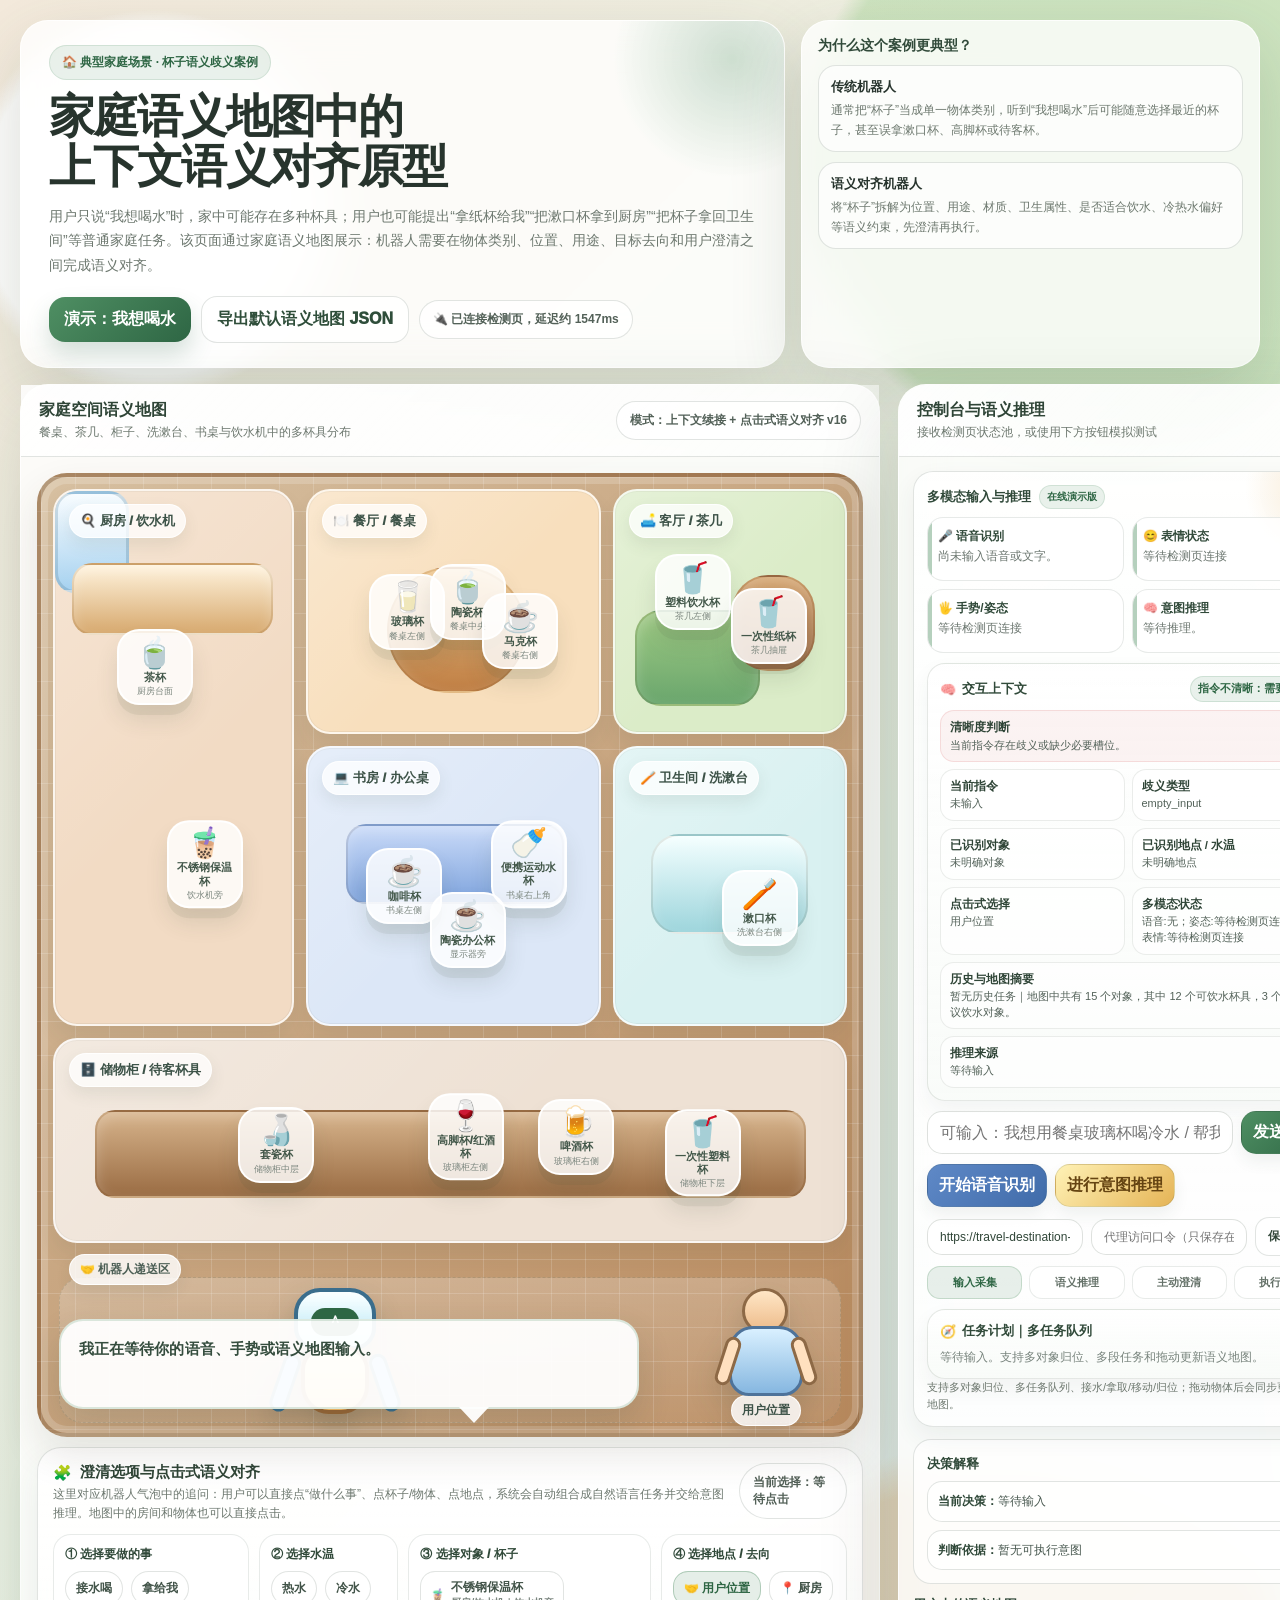
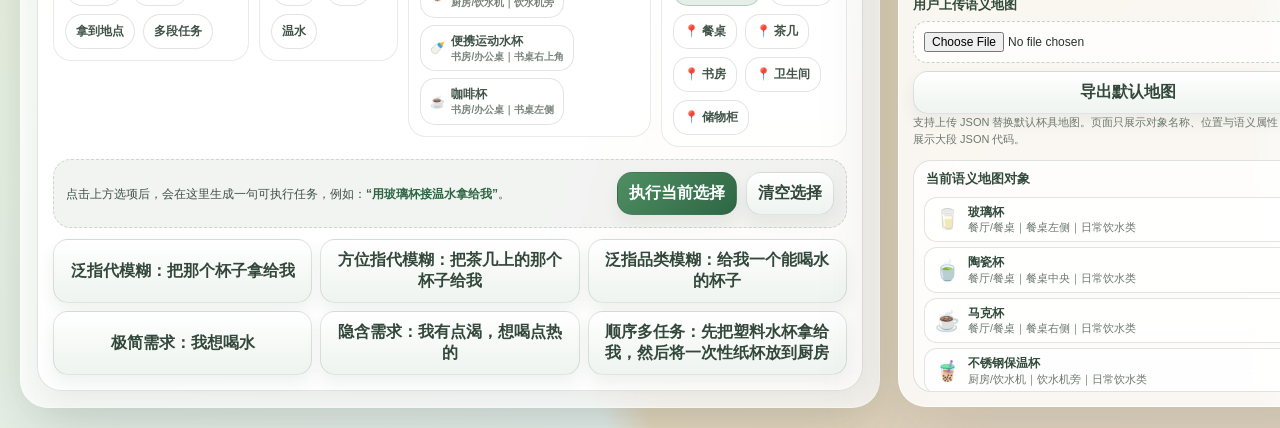
<file: semantic_home_scene.html>
<!DOCTYPE html>
<html lang="zh-CN">
<head>
<meta charset="UTF-8" />
<meta name="viewport" content="width=device-width, initial-scale=1.0" />
<title>家庭语义地图虚拟交互场景 v17-clean</title>
<link rel="stylesheet" href="styles/base.css" />
<link rel="stylesheet" href="styles/scene.css" />

</head>
<body>
<div class="page">
  <section class="topbar">
    <div class="hero">
      <div class="kicker">🏠 典型家庭场景 · 杯子语义歧义案例</div>
      <h1>家庭语义地图中的<br/>上下文语义对齐原型</h1>
      <p>用户只说“我想喝水”时，家中可能存在多种杯具；用户也可能提出“拿纸杯给我”“把漱口杯拿到厨房”“把杯子拿回卫生间”等普通家庭任务。该页面通过家庭语义地图展示：机器人需要在物体类别、位置、用途、目标去向和用户澄清之间完成语义对齐。</p>
      <div class="top-actions">
        <button class="primary-btn" id="demoAmbiguousWaterBtn" type="button">演示：我想喝水</button>
        <button class="secondary-btn" id="downloadDefaultMapTopBtn" type="button">导出默认语义地图 JSON</button>
        <span class="pill" id="connectionPill">🔌 等待检测页连接</span>
      </div>
    </div>
    <aside class="brief-card">
      <div class="brief-title">为什么这个案例更典型？</div>
      <div class="compare">
        <div class="compare-row"><b>传统机器人</b><span>通常把“杯子”当成单一物体类别，听到“我想喝水”后可能随意选择最近的杯子，甚至误拿漱口杯、高脚杯或待客杯。</span></div>
        <div class="compare-row"><b>语义对齐机器人</b><span>将“杯子”拆解为位置、用途、材质、卫生属性、是否适合饮水、冷热水偏好等语义约束，先澄清再执行。</span></div>
      </div>
    </aside>
  </section>

  <main class="layout">
    <section class="scene-card">
      <div class="card-head">
        <div><div class="card-title">家庭空间语义地图</div><div class="card-subtitle">餐桌、茶几、柜子、洗漱台、书桌与饮水机中的多杯具分布</div></div>
        <span class="pill" id="modePill">模式：语义对齐</span>
      </div>
      <div class="house-wrap">
        <div class="house" id="house">
          <div class="bubble" id="bubble">你好，我是家庭服务机器人。你可以说“我想喝水”，我会先判断杯子和水温是否明确；如果不明确，我会问：“你希望用哪里的杯子？喝饮水机里的热水还是冷水？”</div>
          <div class="route-line" id="routeLine"></div>
          <div class="room kitchen" data-room="kitchen"><div class="room-title">🍳 厨房 / 饮水机</div><div class="furniture counter"></div><div class="dispenser"></div></div>
          <div class="room dining" data-room="dining"><div class="room-title">🍽️ 餐厅 / 餐桌</div><div class="furniture table"></div></div>
          <div class="room living" data-room="living"><div class="room-title">🛋️ 客厅 / 茶几</div><div class="furniture sofa"></div><div class="furniture coffee-table"></div></div>
          <div class="room study" data-room="study"><div class="room-title">💻 书房 / 办公桌</div><div class="furniture desk"></div></div>
          <div class="room bathroom" data-room="bathroom"><div class="room-title">🪥 卫生间 / 洗漱台</div><div class="furniture sink"></div></div>
          <div class="room cabinet" data-room="cabinet"><div class="room-title">🗄️ 储物柜 / 待客杯具</div><div class="furniture storage"></div></div>
          <div class="delivery-title">🤝 机器人递送区</div>
          <div class="delivery-hint"></div>
          <div class="user-spot" id="userSpot"><div class="user-avatar"><div class="head"></div><div class="body"></div><div class="arm left"></div><div class="arm right"></div></div><div class="user-label">用户位置</div></div>
          <div class="robot happy" id="robot" data-carry=""><div class="head"><div class="face" id="robotFace">＾</div></div><div class="body"></div><div class="arm left"></div><div class="arm right"></div></div>

        </div>
      </div>
      <div class="clarification-dock" id="clarificationDock">
        <div class="clarify-head">
          <div>
            <div class="clarify-title">澄清选项与点击式语义对齐</div>
            <div class="clarify-subtitle">这里对应机器人气泡中的追问：用户可以直接点“做什么事”、点杯子/物体、点地点，系统会自动组合成自然语言任务并交给意图推理。地图中的房间和物体也可以直接点击。</div>
          </div>
          <span class="pill" id="guidedStatePill">当前选择：等待点击</span>
        </div>
        <div class="clarify-grid">
          <div class="clarify-block">
            <div class="clarify-block-title">① 选择要做的事</div>
            <div class="choice-row" id="intentChoices">
              <button class="choice intent-choice" data-intent="water">接水喝</button>
              <button class="choice intent-choice" data-intent="handover">拿给我</button>
              <button class="choice intent-choice" data-intent="move">拿到地点</button>
              <button class="choice intent-choice" data-intent="multi">多段任务</button>
            </div>
          </div>
          <div class="clarify-block">
            <div class="clarify-block-title">② 选择水温</div>
            <div class="choice-row" id="tempChoices"><button class="choice" data-temp="hot">热水</button><button class="choice" data-temp="cold">冷水</button><button class="choice" data-temp="warm">温水</button></div>
          </div>
          <div class="clarify-block">
            <div class="clarify-block-title">③ 选择对象 / 杯子</div>
            <div class="object-choice-list" id="clarifyObjectChoices"></div>
          </div>
          <div class="clarify-block">
            <div class="clarify-block-title">④ 选择地点 / 去向</div>
            <div class="choice-row" id="roomChoices"></div>
          </div>
        </div>
        <div class="guided-preview">
          <div class="guided-preview-text" id="guidedPreview">点击上方选项后，会在这里生成一句可执行任务，例如：<b>“用玻璃杯接温水拿给我”</b>。</div>
          <button class="tool-btn primary" id="runGuidedChoiceBtn" type="button">执行当前选择</button>
          <button class="tool-btn" id="resetGuidedChoiceBtn" type="button">清空选择</button>
        </div>
        <div class="toolbar example-toolbar" id="exampleTaskButtons">
          <button class="tool-btn" data-example="把那个杯子拿给我">泛指代模糊：把那个杯子拿给我</button>
          <button class="tool-btn" data-example="把茶几上的那个杯子给我">方位指代模糊：把茶几上的那个杯子给我</button>
          <button class="tool-btn" data-example="给我一个能喝水的杯子">泛指品类模糊：给我一个能喝水的杯子</button>
          <button class="tool-btn" data-example="我想喝水">极简需求：我想喝水</button>
          <button class="tool-btn" data-example="我有点渴，想喝点热的">隐含需求：我有点渴，想喝点热的</button>
          <button class="tool-btn" data-example="先把塑料水杯拿给我，然后将一次性纸杯放到厨房">顺序多任务：先把塑料水杯拿给我，然后将一次性纸杯放到厨房</button>
        </div>
      </div>
    </section>

    <aside class="panel-card">
      <div class="card-head"><div><div class="card-title">控制台与语义推理</div><div class="card-subtitle">接收检测页状态池，或使用下方按钮模拟测试</div></div></div>
      <div class="panel-body">
        <div class="interaction-card">
          <div class="info-title">多模态输入与推理</div>
          <div class="status-grid" id="stateBox">
            <div class="status-chip"><b>🎤 语音识别</b><span id="voiceStatus">尚未输入语音。</span></div>
            <div class="status-chip"><b>😊 表情状态</b><span id="expressionStatus">等待检测页连接。</span></div>
            <div class="status-chip"><b>🖐️ 手势/姿态</b><span id="poseStatus">等待检测页连接。</span></div>
            <div class="status-chip"><b>🧠 意图推理</b><span id="aiStatus">等待推理。</span></div>
          </div>
          <div class="context-board" id="contextBoard">
            <div class="context-head"><div class="context-title">交互上下文</div><div class="context-pill" id="contextClarityPill">等待输入</div></div>
            <div class="context-grid" id="contextBox">
              <div class="context-chip full">这里会显示 AI 推理前参考的上下文：用户当前指令、是否有“这个/那个”等模糊指代、候选对象、已选择的水温/地点、历史澄清状态与语义地图摘要。</div>
            </div>
          </div>
          <div class="input-row">
            <input id="typedInput" class="text-input" placeholder="可输入：我想用餐桌玻璃杯喝冷水 / 帮我拿一次性纸杯，不要接水" />
            <button class="tool-btn primary" id="sendTextBtn" type="button">发送输入</button>
          </div>
          <div class="input-row">
            <button class="tool-btn blue" id="voiceSceneBtn" type="button">开始语音识别</button>
            <button class="tool-btn gold" id="inferSceneBtn" type="button">进行意图推理</button>
          </div>
          <div class="key-row">
            <input id="sceneProxyUrl" class="key-input" type="url" placeholder="后端代理地址（可选，例如 https://your-app.vercel.app/api/deepseek-plan）" />
            <input id="sceneProxyToken" class="key-input" type="password" placeholder="代理访问口令（只保存在本浏览器）" />
            <button class="mini-btn" id="saveSceneProxyUrlBtn" type="button">保存代理</button>
          </div>
          <div class="process-strip" id="processStrip"><div class="process-step on">输入采集</div><div class="process-step">语义推理</div><div class="process-step">主动澄清</div><div class="process-step">执行递送</div></div>
          <div class="planner-board" id="plannerBoard"><div class="planner-title">任务计划</div><div class="planner-empty">等待输入。推理后会显示机器人准备执行的步骤。</div></div>
          <div class="small-note">本页接收检测页状态池，也支持直接输入；任务统一进入语义地图规划器处理。</div>
        </div>
        <div class="info-box compact" id="decisionBox"><div class="info-title">决策解释</div>等待用户输入。</div>
        <div>
          <div class="info-title">用户上传语义地图</div>
          <div class="filebox"><input type="file" id="mapUpload" accept="application/json,.json" /></div>
          <div class="map-actions" style="margin-top:8px"><button class="tool-btn" id="downloadDefaultMapPanelBtn" type="button">导出默认地图</button></div>
          <div class="small-note">支持上传 JSON 替换默认杯具地图。页面只展示对象名称、位置与语义属性，不再直接展示大段 JSON 代码。</div>
        </div>
        <div class="info-box tall semantic-map-panel">
          <div class="info-title">当前语义地图对象</div>
          <div class="map-list" id="mapBox"></div>
        </div>
      </div>
    </aside>
  </main>
</div>

<script src="src/map/semanticMap.js"></script>
<script src="src/config/apiConfig.js"></script>
<script src="src/robot/robotStateMachine.js"></script>
<script src="src/map/mapRenderer.js"></script>
<script src="src/robot/robotExecutor.js"></script>
<script src="src/planner/taskParser.js"></script>
<script src="src/planner/llmPlanner.js"></script>
<script src="src/ui/panels.js"></script>
<script src="src/planner/ruleValidator.js"></script>
<script src="src/ui/clarificationDock.js"></script>
<script src="src/ui/sceneBootstrap.js"></script>
</body>
</html>
</file>
<file: styles/base.css>
/* Shared base styles for the HRI semantic alignment prototype. */
*{box-sizing:border-box;margin:0;padding:0}
html{scroll-behavior:smooth}
body{min-height:100vh}
button,input,select,textarea{font:inherit}
button{border:none;cursor:pointer}
.hidden{display:none!important}
</file>
<file: styles/scene.css>
/* Semantic home scene styles. */
:root{
  --ink:#27342d;
  --muted:#6d786f;
  --cream:#f8f1e7;
  --paper:rgba(255,255,255,.78);
  --paper-solid:#fffdf8;
  --line:rgba(71,91,76,.16);
  --green:#4f8f63;
  --green-dark:#2e6644;
  --gold:#e1a64f;
  --blue:#4d79b9;
  --rose:#d97979;
  --violet:#7468c8;
  --shadow:0 24px 70px rgba(50,70,56,.18);
  --radius:28px;
}
*{box-sizing:border-box;margin:0;padding:0}
body{
  min-height:100vh;
  font-family:-apple-system,BlinkMacSystemFont,"SF Pro Display","PingFang SC","Microsoft YaHei",sans-serif;
  color:var(--ink);
  background:
    radial-gradient(circle at 12% 10%,rgba(255,255,255,.92) 0 8%,transparent 9%),
    radial-gradient(circle at 86% 8%,rgba(193,223,178,.72) 0 13%,transparent 14%),
    radial-gradient(circle at 78% 92%,rgba(233,191,139,.46) 0 18%,transparent 20%),
    linear-gradient(135deg,#f4eadc 0%,#eaf3e5 52%,#e6eef6 100%);
  padding:20px;
  overflow-x:hidden;
}
button,input,select,textarea{font:inherit}
button{border:none;cursor:pointer}
.page{max-width:1540px;margin:0 auto;}
.topbar{
  display:grid;
  grid-template-columns:1.25fr .75fr;
  gap:16px;
  margin-bottom:16px;
}
@media(max-width:1150px){.topbar,.layout{grid-template-columns:1fr!important}.scene-card{min-height:auto}.house{min-height:760px}.panel-card{position:static!important}.toolbar{grid-template-columns:1fr 1fr!important}}
@media(max-width:760px){body{padding:12px}.toolbar{grid-template-columns:1fr!important}.room-title{font-size:12px}.object{width:62px}.object .icon{font-size:24px}.object .label{font-size:10px}.bubble{width:92%!important;left:4%!important;right:4%!important;transform:none!important}.house{min-height:880px}.room{min-height:150px}.top-actions{flex-direction:column}.top-actions>*{width:100%}}
.hero,.brief-card,.scene-card,.panel-card{
  background:var(--paper);
  backdrop-filter:blur(22px);
  border:1px solid rgba(255,255,255,.78);
  box-shadow:var(--shadow);
  border-radius:var(--radius);
  overflow:hidden;
}
.hero{padding:24px 28px;position:relative;}
.hero:after{
  content:"";
  position:absolute;right:-78px;top:-92px;width:260px;height:260px;border-radius:999px;
  background:radial-gradient(circle,rgba(79,143,99,.27),transparent 65%);
}
.kicker{display:inline-flex;align-items:center;gap:8px;background:rgba(79,143,99,.12);border:1px solid rgba(79,143,99,.16);color:var(--green-dark);border-radius:999px;padding:8px 12px;font-size:12px;font-weight:900;margin-bottom:12px;}
h1{font-size:clamp(27px,3.6vw,48px);line-height:1.08;letter-spacing:-.04em;margin-bottom:12px;}
.hero p{font-size:14px;line-height:1.78;color:var(--muted);max-width:920px;}
.top-actions{display:flex;gap:10px;align-items:center;flex-wrap:wrap;margin-top:18px;position:relative;z-index:1;}
.pill{display:inline-flex;align-items:center;gap:7px;border-radius:999px;padding:10px 13px;background:rgba(255,255,255,.75);border:1px solid var(--line);color:#536158;font-size:12px;font-weight:800;}
.primary-btn{padding:12px 15px;border-radius:16px;background:linear-gradient(135deg,#4f8f63,#2e6644);color:white;font-weight:950;box-shadow:0 13px 24px rgba(46,102,68,.2)}
.secondary-btn{padding:12px 15px;border-radius:16px;background:rgba(255,255,255,.8);border:1px solid var(--line);color:#2f4e3a;font-weight:950;}
.brief-card{padding:16px;display:flex;flex-direction:column;gap:10px;}
.brief-title{font-size:14px;font-weight:950;color:#314a3a;}
.compare{display:grid;gap:10px;}
.compare-row{padding:12px;border-radius:18px;border:1px solid var(--line);background:rgba(255,255,255,.67);}
.compare-row b{display:block;font-size:13px;margin-bottom:4px}.compare-row span{font-size:12px;color:var(--muted);line-height:1.55}
.layout{display:grid;grid-template-columns:minmax(860px,1fr) 460px;gap:18px;align-items:start;}
.scene-card{min-height:860px;}
.card-head{padding:15px 18px;border-bottom:1px solid var(--line);background:linear-gradient(135deg,rgba(255,255,255,.86),rgba(255,255,255,.5));display:flex;justify-content:space-between;align-items:center;gap:10px;}
.card-title{font-weight:950;color:#2f4537}.card-subtitle{font-size:12px;color:var(--muted);margin-top:3px}
.house-wrap{padding:16px;}
.house{
  position:relative;
  min-height:780px;
  display:grid;
  grid-template-columns:1.05fr 1.28fr 1.02fr;
  grid-template-rows:245px 280px 205px;
  gap:12px;
  padding:12px;
  border-radius:30px;
  background:
    linear-gradient(90deg,rgba(255,255,255,.16) 1px,transparent 1px),
    linear-gradient(rgba(255,255,255,.16) 1px,transparent 1px),
    linear-gradient(135deg,#d7c0a1,#b8895d);
  background-size:34px 34px,34px 34px,100% 100%;
  border:4px solid rgba(111,77,48,.33);
  box-shadow:inset 0 0 0 7px rgba(255,255,255,.18), 0 18px 38px rgba(70,55,38,.12);
  overflow:hidden;
}
.room{
  position:relative;
  border-radius:24px;
  border:2px solid rgba(255,255,255,.72);
  box-shadow:inset 0 0 0 1px rgba(74,70,55,.07),0 12px 20px rgba(55,60,45,.08);
  overflow:hidden;
}
.room:after{content:"";position:absolute;inset:0;background:linear-gradient(135deg,rgba(255,255,255,.28),transparent 55%);pointer-events:none;}
.room.kitchen{grid-row:1/3;background:#f2dbc4;}
.room.dining{background:#f8dfbd;}
.room.living{background:#dbecc8;}
.room.study{background:#dce7f7;}
.room.bathroom{background:#d9f1f1;}
.room.cabinet{grid-column:1/4;background:#eee1d4;}
.room-title{position:absolute;left:14px;top:13px;z-index:3;display:inline-flex;align-items:center;gap:6px;padding:7px 10px;border-radius:999px;background:rgba(255,255,255,.76);border:1px solid rgba(255,255,255,.85);font-size:13px;font-weight:950;color:#3d5348;box-shadow:0 7px 16px rgba(70,85,65,.1)}
.furniture{position:absolute;z-index:1;border-radius:20px;background:rgba(255,255,255,.25);border:2px solid rgba(122,91,65,.13);box-shadow:inset 0 5px 14px rgba(255,255,255,.22)}
.counter{left:7%;top:72px;width:85%;height:72px;background:linear-gradient(180deg,#fff3dd,#d7a96e)}
.dispenser{left:18%;top:168px;width:74px;height:102px;border-radius:20px;background:linear-gradient(180deg,#f5fbff,#8fc6ec);border:3px solid rgba(42,97,130,.28);z-index:2;}
.dispenser:before{content:"饮水机";position:absolute;top:-28px;left:50%;transform:translateX(-50%);font-size:11px;font-weight:900;color:#42667e;background:rgba(255,255,255,.72);border-radius:999px;padding:4px 7px;white-space:nowrap}
.table{left:27%;top:76px;width:48%;height:126px;border-radius:999px;background:linear-gradient(180deg,#f2c98f,#bf7e43)}
.sofa{left:9%;bottom:26px;width:54%;height:96px;background:linear-gradient(180deg,#9fca83,#6aa66d);border-radius:26px}
.coffee-table{right:13%;top:84px;width:36%;height:96px;border-radius:36px;background:linear-gradient(180deg,#d3a36e,#9a6742)}
.desk{left:13%;top:76px;width:75%;height:80px;background:linear-gradient(180deg,#c9daf8,#7fa4dd)}
.sink{left:16%;top:86px;width:68%;height:100px;background:linear-gradient(180deg,#f4ffff,#9dd5dc);border-radius:28px}
.storage{left:5%;top:70px;width:90%;height:88px;background:linear-gradient(180deg,#d7b48c,#9a6c43)}
.robot{
  position:absolute;
  left:50%;top:86%;
  width:118px;height:138px;
  transform:translate(-50%,-50%);
  z-index:30;
  transition:left 1.1s cubic-bezier(.2,.9,.2,1), top 1.1s cubic-bezier(.2,.9,.2,1), transform .25s ease;
  filter:drop-shadow(0 14px 14px rgba(32,48,37,.22));
}
.robot.walking{animation:bob .65s ease-in-out infinite;}
@keyframes bob{0%,100%{transform:translate(-50%,-50%) translateY(0)}50%{transform:translate(-50%,-50%) translateY(-7px)}}
.robot .head{position:absolute;left:18px;top:0;width:82px;height:62px;border-radius:26px 26px 22px 22px;background:linear-gradient(180deg,#fbffff,#bdefff);border:4px solid #3b6e8d;}
.robot .face{position:absolute;left:13px;right:13px;top:16px;height:28px;border-radius:14px;background:#264b66;color:white;text-align:center;line-height:28px;font-size:16px;font-weight:950;}
.robot .body{position:absolute;left:25px;top:58px;width:68px;height:68px;border-radius:24px 24px 28px 28px;background:linear-gradient(180deg,#fff6af,#ffbe66);border:4px solid #9a6635;}
.robot .arm{position:absolute;top:66px;width:18px;height:60px;border-radius:999px;background:#85c9ff;border:3px solid #3b6e8d;transform-origin:50% 10%;}
.robot .arm.left{left:8px;transform:rotate(19deg)}.robot .arm.right{right:8px;transform:rotate(-19deg)}
.robot.carrying .body:after{content:attr(data-carry);position:absolute;right:-22px;top:18px;font-size:31px;filter:drop-shadow(0 3px 2px rgba(0,0,0,.24))}
.robot.confused .face{background:#805c94}.robot.stop .face{background:#934747}.robot.happy .face{background:#2f6845}
.bubble{
  position:absolute;
  left:50%;top:18px;transform:translateX(-50%);
  width:min(680px,72%);
  min-height:86px;
  padding:16px 18px;
  border-radius:24px;
  background:rgba(255,255,255,.92);
  border:2px solid rgba(79,143,99,.2);
  box-shadow:0 15px 34px rgba(43,65,51,.16);
  z-index:40;
  line-height:1.6;
  color:#354d3e;
  font-size:15px;
}
.bubble:after{content:"";position:absolute;left:50%;bottom:-16px;transform:translateX(-50%);border-left:15px solid transparent;border-right:15px solid transparent;border-top:16px solid rgba(255,255,255,.92)}
.object{
  position:absolute;
  z-index:8;
  width:76px;
  min-height:76px;
  transform:translate(-50%,-50%);
  display:flex;flex-direction:column;align-items:center;justify-content:center;text-align:center;
  border-radius:22px;
  background:rgba(255,255,255,.82);
  border:2px solid rgba(255,255,255,.95);
  box-shadow:0 10px 0 rgba(67,77,55,.08),0 15px 22px rgba(55,70,58,.12);
  transition:transform .18s ease, box-shadow .18s ease, opacity .25s ease, filter .18s ease;
  user-select:none;
  cursor:pointer;
  padding:6px;
}
.object:hover{transform:translate(-50%,-55%) rotate(-1deg)}
.object.selected{box-shadow:0 0 0 6px rgba(225,166,79,.58),0 15px 22px rgba(55,70,58,.14);filter:saturate(1.15)}
.object.candidate{box-shadow:0 0 0 5px rgba(77,121,185,.5),0 15px 22px rgba(55,70,58,.14)}
.object.blocked{box-shadow:0 0 0 5px rgba(199,91,91,.46),0 15px 22px rgba(55,70,58,.14)}
.object.carried{opacity:.28;pointer-events:none;filter:grayscale(.2)}
.object .icon{font-size:30px;line-height:1}.object .label{font-size:11px;font-weight:950;color:#425749;margin-top:3px;line-height:1.2}.object .loc{font-size:9px;color:#7b867e;margin-top:2px;line-height:1.15}
.room.active{outline:6px solid rgba(225,166,79,.5);outline-offset:-7px;filter:saturate(1.08)}
.route-line{position:absolute;left:50%;top:86%;width:0;height:0;border-top:4px dashed rgba(79,143,99,.45);z-index:25;transform-origin:left center;opacity:0;transition:.25s ease}.route-line.active{opacity:1}
.panel-card{position:sticky;top:16px;}
.panel-body{padding:14px;display:grid;gap:12px;}
.info-box{padding:13px;border-radius:18px;background:rgba(255,255,255,.72);border:1px solid var(--line);font-size:12px;line-height:1.62;color:#48584f;white-space:pre-wrap;max-height:185px;overflow:auto;}
.info-box.tall{max-height:260px}.info-title{font-size:13px;font-weight:950;color:#314a3a;margin-bottom:7px}
.toolbar{display:grid;grid-template-columns:1fr 1fr;gap:8px}.tool-btn{border-radius:15px;padding:10px 11px;font-weight:950;color:#33483a;background:linear-gradient(180deg,#fff,#eef4ef);border:1px solid var(--line);box-shadow:0 8px 16px rgba(43,65,51,.07);}
.tool-btn.primary{color:white;background:linear-gradient(135deg,#4f8f63,#2e6644)}.tool-btn.blue{color:white;background:linear-gradient(135deg,#5f89c7,#406ba9)}.tool-btn.gold{color:#654412;background:linear-gradient(135deg,#fff2b6,#e5b456)}.tool-btn.red{color:white;background:linear-gradient(135deg,#d97979,#a84d4d)}
.choice-row{display:flex;gap:8px;flex-wrap:wrap}.choice{padding:8px 10px;border-radius:999px;background:rgba(255,255,255,.77);border:1px solid var(--line);font-size:12px;font-weight:900;color:#415348}.choice.active{background:rgba(79,143,99,.15);color:var(--green-dark);border-color:rgba(79,143,99,.36)}
.map-list{display:grid;gap:8px;}.map-row{display:grid;grid-template-columns:auto 1fr auto;gap:8px;align-items:center;padding:10px;border-radius:15px;background:rgba(255,255,255,.68);border:1px solid var(--line);font-size:12px}.map-row b{display:block;color:#314a3a}.map-row span{font-size:11px;color:var(--muted)}.score{font-size:11px;font-weight:950;border-radius:999px;padding:5px 7px;background:rgba(79,143,99,.1);color:var(--green-dark)}
.filebox{display:grid;gap:8px}.filebox input{width:100%;font-size:12px;padding:10px;border-radius:14px;border:1px dashed rgba(79,143,99,.35);background:rgba(255,255,255,.72)}.small-note{font-size:11px;color:var(--muted);line-height:1.55}.code-sample{font-family:ui-monospace,SFMono-Regular,Menlo,monospace;font-size:11px;line-height:1.5;background:rgba(38,52,45,.06);padding:10px;border-radius:14px;white-space:pre-wrap;max-height:120px;overflow:auto}

/* 底部对话区、用户位置与多模态控制 */
.scene-card{min-height:940px;}
.house{min-height:940px;padding:12px 12px 190px;}
.robot{left:36%;top:92%;}
.bubble{left:18px;right:220px;top:auto;bottom:24px;width:auto;min-height:90px;transform:none;background:rgba(255,255,255,.95);}
.bubble:after{left:auto;right:148px;bottom:-16px;transform:none;border-top-color:rgba(255,255,255,.95)}
.delivery-hint{position:absolute;left:18px;right:18px;bottom:10px;height:146px;border-radius:24px;background:linear-gradient(180deg,rgba(255,255,255,.22),rgba(255,255,255,.08));border:1px dashed rgba(71,91,76,.18);pointer-events:none}
.delivery-title{position:absolute;left:28px;bottom:148px;z-index:4;display:inline-flex;align-items:center;gap:6px;padding:6px 10px;border-radius:999px;background:rgba(255,255,255,.82);border:1px solid rgba(255,255,255,.9);font-size:12px;font-weight:900;color:#4c5f55;box-shadow:0 8px 16px rgba(43,65,51,.08)}
.user-spot{position:absolute;right:34px;top:92%;width:118px;height:138px;transform:translate(0,-50%);z-index:29;display:flex;flex-direction:column;align-items:center;justify-content:flex-end;filter:drop-shadow(0 14px 14px rgba(32,48,37,.16))}
.user-avatar{position:relative;width:92px;height:116px}.user-avatar .head{position:absolute;left:22px;top:0;width:46px;height:46px;border-radius:999px;background:linear-gradient(180deg,#ffe6c6,#edbb8a);border:3px solid #8d6946}.user-avatar .body{position:absolute;left:9px;top:38px;width:74px;height:70px;border-radius:24px 24px 20px 20px;background:linear-gradient(180deg,#d9f0ff,#86b7e0);border:3px solid #4e739a}.user-avatar .arm{position:absolute;top:48px;width:16px;height:50px;border-radius:999px;background:#ffe0bf;border:3px solid #8d6946}.user-avatar .arm.left{left:0;transform:rotate(18deg)}.user-avatar .arm.right{right:0;transform:rotate(-18deg)}.user-label{margin-top:4px;padding:6px 10px;border-radius:999px;background:rgba(255,255,255,.84);border:1px solid rgba(255,255,255,.92);font-size:12px;font-weight:950;color:#3d5348}
.interaction-card{padding:13px;border-radius:20px;background:linear-gradient(180deg,rgba(255,255,255,.82),rgba(255,255,255,.62));border:1px solid var(--line);box-shadow:0 10px 24px rgba(43,65,51,.07)}
.status-grid{display:grid;grid-template-columns:1fr 1fr;gap:8px;margin-top:8px}.status-chip{min-height:64px;padding:10px;border-radius:16px;background:rgba(255,255,255,.72);border:1px solid rgba(71,91,76,.13);font-size:12px;line-height:1.45;color:#4a5b51}.status-chip b{display:block;color:#314a3a;margin-bottom:2px}.status-chip span{color:#6b766f}.input-row{display:flex;gap:8px;margin-top:10px}.text-input{flex:1;min-width:0;border:1px solid rgba(71,91,76,.18);background:rgba(255,255,255,.88);border-radius:15px;padding:11px 12px;color:#2f4537;outline:none}.text-input:focus{box-shadow:0 0 0 4px rgba(79,143,99,.13);border-color:rgba(79,143,99,.36)}.tool-btn.wide{width:100%}.decision-list{display:grid;gap:8px}.decision-item{padding:10px;border-radius:15px;background:rgba(255,255,255,.68);border:1px solid var(--line);font-size:12px;line-height:1.55}.decision-item b{color:#314a3a}.map-actions{display:flex;gap:8px;flex-wrap:wrap}.map-actions .tool-btn{flex:1;min-width:140px}.info-box.compact{max-height:150px}.hidden{display:none!important}
@media(max-width:760px){.house{min-height:900px;padding-bottom:210px}.bubble{left:12px!important;right:12px!important;bottom:12px!important;width:auto!important;transform:none!important}.bubble:after{right:92px}.user-spot{right:14px!important}.robot{left:28%!important}.status-grid{grid-template-columns:1fr}.input-row{flex-direction:column}.input-row .tool-btn{width:100%}}


/* 交互控制台与推理反馈 */
.panel-card{box-shadow:0 30px 80px rgba(37,58,45,.18)}
.interaction-card{position:relative;overflow:hidden}
.interaction-card:before{content:"";position:absolute;right:-48px;top:-58px;width:150px;height:150px;border-radius:999px;background:radial-gradient(circle,rgba(225,166,79,.24),transparent 66%);pointer-events:none}
.interaction-card .info-title{display:flex;align-items:center;gap:8px}
.interaction-card .info-title:after{content:"在线演示版";font-size:10px;color:#2e6644;background:rgba(79,143,99,.12);padding:4px 7px;border-radius:999px;border:1px solid rgba(79,143,99,.16)}
.status-chip{transition:.2s ease;position:relative;overflow:hidden}.status-chip:after{content:"";position:absolute;left:0;top:0;bottom:0;width:4px;background:rgba(79,143,99,.42)}.status-chip.active{box-shadow:0 0 0 4px rgba(79,143,99,.09);transform:translateY(-1px)}
.key-row{display:flex;gap:8px;margin-top:10px;align-items:center}.key-input{flex:1;min-width:0;border:1px solid rgba(71,91,76,.18);background:rgba(255,255,255,.82);border-radius:15px;padding:10px 12px;color:#2f4537;outline:none;font-size:12px}.key-input:focus{box-shadow:0 0 0 4px rgba(79,143,99,.13);border-color:rgba(79,143,99,.36)}
.mini-btn{border-radius:14px;padding:10px 12px;background:rgba(255,255,255,.82);border:1px solid var(--line);font-weight:950;color:#33483a;white-space:nowrap;font-size:12px}.mini-btn:hover,.tool-btn:hover,.primary-btn:hover,.secondary-btn:hover{transform:translateY(-1px);filter:brightness(.985)}
.bubble{white-space:pre-line;font-weight:760;letter-spacing:.005em}.bubble.waiting{box-shadow:0 0 0 6px rgba(225,166,79,.18),0 15px 34px rgba(43,65,51,.16)}.bubble.ai{border-color:rgba(116,104,200,.35);box-shadow:0 0 0 6px rgba(116,104,200,.12),0 15px 34px rgba(43,65,51,.16)}
.tool-btn.loading{position:relative;pointer-events:none;opacity:.78}.tool-btn.loading:after{content:"";display:inline-block;width:12px;height:12px;margin-left:8px;border-radius:999px;border:2px solid rgba(255,255,255,.55);border-top-color:rgba(255,255,255,1);vertical-align:-2px;animation:spin .85s linear infinite}@keyframes spin{to{transform:rotate(360deg)}}
.process-strip{display:grid;grid-template-columns:repeat(4,1fr);gap:7px;margin-top:10px}.process-step{padding:8px 7px;border-radius:13px;background:rgba(255,255,255,.64);border:1px solid rgba(71,91,76,.12);font-size:11px;text-align:center;font-weight:850;color:#647168}.process-step.on{background:rgba(79,143,99,.13);color:#2e6644;border-color:rgba(79,143,99,.24)}
.decision-list{animation:fadeIn .22s ease}.map-row{transition:.18s ease}.map-row:hover{transform:translateX(2px);background:rgba(255,255,255,.84)}@keyframes fadeIn{from{opacity:0;transform:translateY(3px)}to{opacity:1;transform:none}}
@media(max-width:1150px){.layout{grid-template-columns:1fr!important}.panel-card{position:static}.key-row{flex-direction:column}.key-row>*{width:100%}.process-strip{grid-template-columns:1fr 1fr}}



/* 通用移动任务与实时位置更新 */
.semantic-map-panel{white-space:normal!important;padding:12px!important;max-height:300px!important;overflow:auto;background:linear-gradient(180deg,rgba(255,255,255,.78),rgba(255,255,255,.58))!important;}
.semantic-map-panel .info-title{margin:0 0 10px!important;font-size:13px;line-height:1.25;}
.semantic-map-panel .map-list{gap:6px!important;}
.semantic-map-panel .map-row{grid-template-columns:26px 1fr auto!important;gap:8px!important;padding:8px 10px!important;border-radius:14px!important;min-height:54px;background:rgba(255,255,255,.72)!important;}
.semantic-map-panel .map-row div:first-child{font-size:20px;text-align:center;line-height:1;}
.semantic-map-panel .map-row b{font-size:12px;line-height:1.2;margin-bottom:2px;}
.semantic-map-panel .map-row span{display:block;font-size:10.5px;line-height:1.35;white-space:normal;}
.semantic-map-panel .score{font-size:10.5px;padding:5px 7px;white-space:nowrap;}
.semantic-map-panel .score.handover{background:rgba(77,121,185,.10);color:#406ba9;}
.toolbar .tool-btn{min-height:40px;}



/* 地图对象状态与紧凑列表 */
.object.in-transit{opacity:.16;pointer-events:none;filter:grayscale(.35);box-shadow:0 0 0 5px rgba(225,166,79,.25),0 15px 22px rgba(55,70,58,.10)}
.object.at-user{z-index:43;background:linear-gradient(180deg,rgba(255,255,255,.92),rgba(234,245,255,.86));box-shadow:0 0 0 5px rgba(77,121,185,.22),0 15px 22px rgba(55,70,58,.14)}
.semantic-map-panel{padding:10px!important;max-height:245px!important;border-radius:18px!important;display:flex!important;flex-direction:column!important;gap:7px!important;}
.semantic-map-panel .info-title{margin:0!important;padding:0 2px 2px!important;}
.semantic-map-panel .map-list{display:flex!important;flex-direction:column!important;gap:5px!important;}
.semantic-map-panel .map-row{min-height:44px!important;padding:7px 9px!important;border-radius:13px!important;grid-template-columns:24px 1fr auto!important;}
.semantic-map-panel .map-row b{font-size:12px!important;}
.semantic-map-panel .map-row span{font-size:10px!important;line-height:1.25!important;}
.semantic-map-panel .score.move{background:rgba(225,166,79,.12);color:#7a5521;}


/* 任务计划面板 */
.planner-board{margin-top:10px;padding:12px;border-radius:18px;background:linear-gradient(180deg,rgba(255,255,255,.82),rgba(246,250,246,.72));border:1px solid rgba(71,91,76,.14);box-shadow:0 10px 22px rgba(43,65,51,.06)}
.planner-title{font-size:13px;font-weight:950;color:#314a3a;margin-bottom:8px;display:flex;align-items:center;gap:6px}.planner-title:before{content:'🧭'}
.plan-steps{display:grid;gap:7px}.plan-step{display:grid;grid-template-columns:24px 1fr;gap:8px;align-items:start;padding:8px 9px;border-radius:14px;background:rgba(255,255,255,.76);border:1px solid rgba(71,91,76,.1);font-size:12px;color:#506058;line-height:1.35}.plan-step b{display:block;color:#27342d;margin-bottom:2px}.plan-step .idx{width:24px;height:24px;border-radius:999px;display:flex;align-items:center;justify-content:center;background:rgba(79,143,99,.12);color:#2e6644;font-weight:950;font-size:11px}.plan-step.done{background:rgba(79,143,99,.09);border-color:rgba(79,143,99,.2)}.plan-step.now{background:rgba(225,166,79,.14);border-color:rgba(225,166,79,.35);box-shadow:0 0 0 3px rgba(225,166,79,.09)}.planner-empty{font-size:12px;color:#78847d;line-height:1.5}.map-list{gap:6px}.map-row{padding:8px 9px!important;border-radius:13px!important}.info-box.tall{max-height:232px!important}.score.move{background:rgba(77,121,185,.12);color:#355f98}.score.handover{background:rgba(225,166,79,.16);color:#7a5620}.object.in-transit{opacity:.28;filter:saturate(.7);pointer-events:none}.object.at-user{z-index:35}.bubble.ai{border-color:rgba(88,86,214,.24);box-shadow:0 16px 36px rgba(88,86,214,.12)}



/* 多任务队列与拖拽地图 */
.queue-task{margin-top:9px;padding:10px;border-radius:16px;background:rgba(255,255,255,.66);border:1px solid rgba(71,91,76,.12)}
.queue-task.now{background:rgba(225,166,79,.13);border-color:rgba(225,166,79,.28);box-shadow:0 0 0 3px rgba(225,166,79,.08)}
.queue-task.done{background:rgba(79,143,99,.08);border-color:rgba(79,143,99,.18)}
.queue-head{display:flex;justify-content:space-between;gap:8px;align-items:flex-start;margin-bottom:7px;font-size:12px;line-height:1.35}
.queue-head b{color:#27342d}.queue-head span{color:#6d786f;text-align:right;max-width:48%}
.object{touch-action:none;}
.object.dragging{z-index:999!important;opacity:.92;transform:translate(-50%,-50%) scale(1.08)!important;box-shadow:0 0 0 7px rgba(79,143,99,.28),0 22px 36px rgba(38,52,45,.24)!important;cursor:grabbing!important;pointer-events:auto!important}
.object:before{content:'↕';position:absolute;right:-7px;top:-8px;width:20px;height:20px;border-radius:999px;background:rgba(255,255,255,.94);border:1px solid rgba(71,91,76,.18);display:flex;align-items:center;justify-content:center;font-size:10px;color:#587060;font-weight:950;opacity:0;transition:.18s ease}
.object:hover:before{opacity:1}.semantic-map-panel .map-row{grid-template-columns:28px 1fr auto!important;gap:7px!important;padding:7px 8px!important}.semantic-map-panel .map-row span{font-size:10.5px!important}.semantic-map-panel .score{padding:4px 6px!important;font-size:10px!important}.planner-board{max-height:360px;overflow:auto}.plan-steps{gap:5px!important}.plan-step{padding:7px 8px!important}



/* 地图下方澄清面板与点击式语义控制 */
.scene-card{overflow:visible;}
.house-wrap{padding-bottom:10px;}
.clarification-dock{
  margin:0 16px 16px;
  padding:15px;
  border-radius:24px;
  background:linear-gradient(180deg,rgba(255,255,255,.86),rgba(255,255,255,.66));
  border:1px solid rgba(71,91,76,.16);
  box-shadow:0 16px 34px rgba(43,65,51,.09);
}
.clarify-head{display:flex;align-items:flex-start;justify-content:space-between;gap:12px;margin-bottom:12px;}
.clarify-title{font-size:15px;font-weight:950;color:#2f4537;display:flex;align-items:center;gap:8px;}
.clarify-title:before{content:'🧩';}
.clarify-subtitle{font-size:12px;color:var(--muted);line-height:1.55;margin-top:3px;}
.clarify-grid{display:grid;grid-template-columns:1.05fr .75fr 1.3fr 1fr;gap:10px;align-items:start;}
.clarify-block{min-height:112px;padding:11px;border-radius:18px;background:rgba(255,255,255,.72);border:1px solid rgba(71,91,76,.12);}
.clarify-block-title{font-size:12px;font-weight:950;color:#314a3a;margin-bottom:8px;display:flex;align-items:center;gap:6px;}
.choice.intent-choice,.choice.object-choice,.choice.room-choice{transition:.18s ease;}
.choice.intent-choice:hover,.choice.object-choice:hover,.choice.room-choice:hover{transform:translateY(-1px);box-shadow:0 8px 16px rgba(43,65,51,.08);}
.object-choice-list{display:flex;gap:7px;flex-wrap:wrap;max-height:154px;overflow:auto;padding-right:2px;}
.choice.object-choice{border-radius:15px;padding:7px 9px;text-align:left;display:inline-flex;align-items:center;gap:6px;}
.choice.object-choice small{display:block;font-size:10px;color:#7a857e;font-weight:750;line-height:1.25;margin-top:1px;}
.choice.room-choice{border-radius:15px;}
.guided-preview{margin-top:12px;padding:12px;border-radius:18px;background:rgba(38,52,45,.055);border:1px dashed rgba(71,91,76,.2);display:grid;grid-template-columns:1fr auto auto;gap:9px;align-items:center;}
.guided-preview-text{font-size:12px;line-height:1.5;color:#405048;}
.guided-preview-text b{color:#2e6644;}
.example-toolbar{margin-top:11px;grid-template-columns:repeat(3,1fr);}
.example-toolbar .tool-btn{background:linear-gradient(180deg,#fff,#eef4ef)!important;color:#33483a!important;border:1px solid var(--line)!important;box-shadow:0 8px 16px rgba(43,65,51,.07)!important;}
.room.clickable-room{cursor:pointer;}
.room.clickable-room:hover{outline:5px solid rgba(79,143,99,.26);outline-offset:-7px;filter:saturate(1.08);}
.user-spot.clickable-room{cursor:pointer;}
.user-spot.clickable-room:hover{filter:drop-shadow(0 14px 14px rgba(32,48,37,.16)) saturate(1.15);}
@media(max-width:1150px){.clarify-grid{grid-template-columns:1fr 1fr}.example-toolbar{grid-template-columns:1fr 1fr}.guided-preview{grid-template-columns:1fr}}
@media(max-width:760px){.clarification-dock{margin:0 10px 12px;padding:12px}.clarify-head{flex-direction:column}.clarify-grid{grid-template-columns:1fr}.example-toolbar{grid-template-columns:1fr}.guided-preview{grid-template-columns:1fr}.guided-preview .tool-btn{width:100%}}


/* 透明交互上下文、清晰度与置信度判断 */
.context-board{
  margin-top:10px;
  padding:12px;
  border-radius:18px;
  background:linear-gradient(180deg,rgba(255,255,255,.78),rgba(246,250,246,.66));
  border:1px solid rgba(71,91,76,.14);
  box-shadow:0 10px 22px rgba(43,65,51,.055);
}
.context-head{display:flex;align-items:center;justify-content:space-between;gap:8px;margin-bottom:8px;}
.context-title{font-size:13px;font-weight:950;color:#314a3a;display:flex;align-items:center;gap:6px;}
.context-title:before{content:'🧠';}
.context-pill{font-size:10.5px;font-weight:950;padding:5px 7px;border-radius:999px;background:rgba(79,143,99,.12);color:#2e6644;border:1px solid rgba(79,143,99,.18);white-space:nowrap;}
.context-grid{display:grid;grid-template-columns:1fr 1fr;gap:7px;}
.context-chip{padding:8px 9px;border-radius:14px;background:rgba(255,255,255,.72);border:1px solid rgba(71,91,76,.11);font-size:11px;line-height:1.42;color:#526158;min-height:48px;}
.context-chip b{display:block;color:#2f4537;margin-bottom:2px;font-size:11.5px;}
.context-chip.full{grid-column:1/-1;}
.context-chip.warn{background:rgba(225,166,79,.12);border-color:rgba(225,166,79,.26);}
.context-chip.clear{background:rgba(79,143,99,.09);border-color:rgba(79,143,99,.2);}
.context-chip.unclear{background:rgba(217,121,121,.09);border-color:rgba(217,121,121,.2);}
.confidence-badge{display:inline-flex;align-items:center;gap:4px;padding:3px 6px;border-radius:999px;background:rgba(77,121,185,.12);color:#355f98;font-size:10px;font-weight:950;margin-left:6px;vertical-align:1px;}
@media(max-width:760px){.context-grid{grid-template-columns:1fr}.context-head{align-items:flex-start;flex-direction:column}.context-pill{white-space:normal}}
</file>
